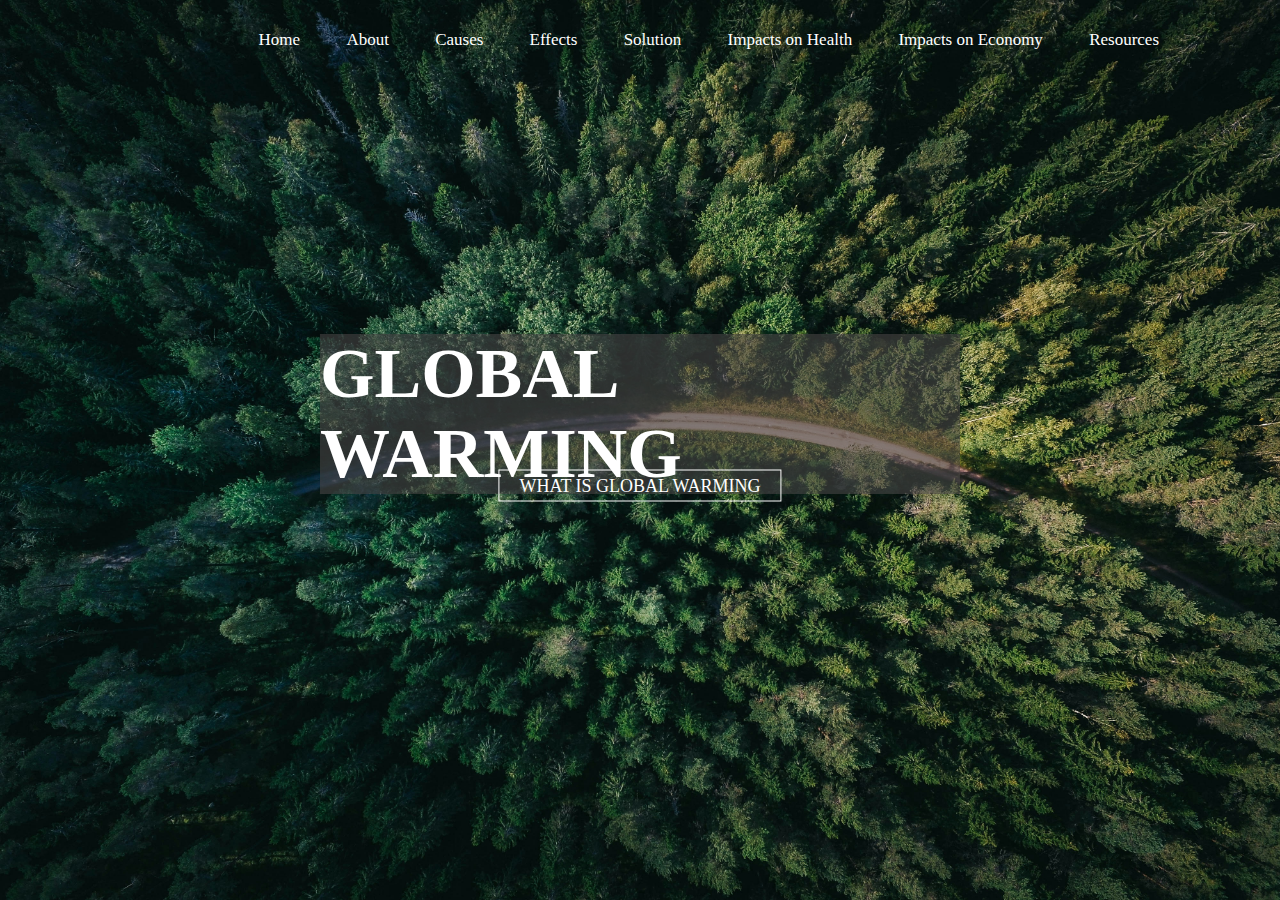
<file: index.html>
<!DOCTYPE html>
<html lang="en">
    <head>
        <title>GLOBAL WARMING</title>
        <link rel="stylesheet" href="style.css">
        <style>
            body{
                background-image: url("bg.jpg");
                background-repeat: no-repeat;
                background-attachment: fixed;
                background-size: 100% 100%;
            }
        </style>
    </head>
    <body>
        <header>
            <div class="main">
                <ul>
                    <li><a class="active" href="index.html">Home</a></li>
                    <li><a href="About.html">About</a></li>
                    <li><a href="Causes.html">Causes</a></li>
                    <li><a href="effects.html">Effects</a></li>
                    <li><a href="Solution.html">Solution</a></li>
                    <li><a href="impactonhealth.html">Impacts on Health</a></li>
                    <li><a href="impactoneconomy.html">Impacts on Economy</a></li>
                    <li><a href="#">Resources</a></li>
                </ul>
            </div>
            <div id="clr" class="title">
                <h1>GLOBAL WARMING</h1>
            </div>
            <div class="button">
                <a href="About.html" class="btn">WHAT IS GLOBAL WARMING</a>
            </div>
        </header>
    </body>
</html>
</file>
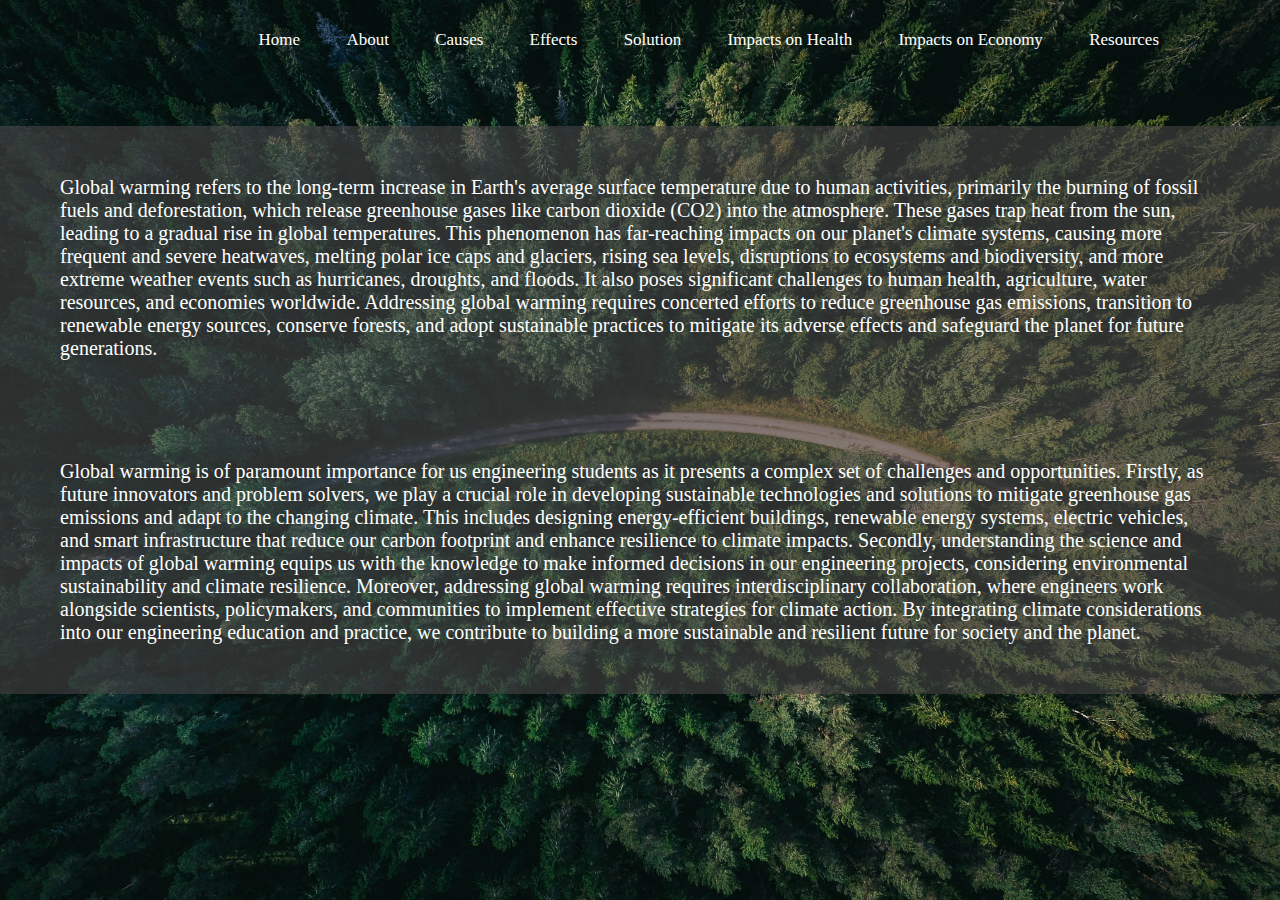
<file: About.html>
<!DOCTYPE html>
<html lang="en">
    <head>
        <title>GLOBAL WARMING</title>
        <link rel="stylesheet" href="style.css">
        <style>
            body{
                background-image: url("bg.jpg");
                background-repeat: no-repeat;
                background-attachment: fixed;
                background-size: 100% 100%;
            }
        </style>
    </head>
    <body><header>
        <div class="main">
            <ul>
                <li><a class="active" href="index.html">Home</a></li>
                <li><a href="About.html">About</a></li>
                <li><a href="Causes.html">Causes</a></li>
                <li><a href="effects.html">Effects</a></li>
                <li><a href="Solution.html">Solution</a></li>
                <li><a href="impactonhealth.html">Impacts on Health</a></li>
                <li><a href="impactoneconomy.html">Impacts on Economy</a></li>
                <li><a href="resources.html">Resources</a></li>
            </ul>
        </div>
    </header>
    <br>
    <br>
                    <p class="content">
                        Global warming refers to the long-term increase in Earth's average surface temperature due to human activities, primarily the burning of fossil fuels and deforestation, which release greenhouse gases like carbon dioxide (CO2) into the atmosphere. These gases trap heat from the sun, leading to a gradual rise in global temperatures. This phenomenon has far-reaching impacts on our planet's climate systems, causing more frequent and severe heatwaves, melting polar ice caps and glaciers, rising sea levels, disruptions to ecosystems and biodiversity, and more extreme weather events such as hurricanes, droughts, and floods. It also poses significant challenges to human health, agriculture, water resources, and economies worldwide. Addressing global warming requires concerted efforts to reduce greenhouse gas emissions, transition to renewable energy sources, conserve forests, and adopt sustainable practices to mitigate its adverse effects and safeguard the planet for future generations.
                    </p>
                    <p class="content">
                        Global warming is of paramount importance for us engineering students as it presents a complex set of challenges and opportunities. Firstly, as future innovators and problem solvers, we play a crucial role in developing sustainable technologies and solutions to mitigate greenhouse gas emissions and adapt to the changing climate. This includes designing energy-efficient buildings, renewable energy systems, electric vehicles, and smart infrastructure that reduce our carbon footprint and enhance resilience to climate impacts. Secondly, understanding the science and impacts of global warming equips us with the knowledge to make informed decisions in our engineering projects, considering environmental sustainability and climate resilience. Moreover, addressing global warming requires interdisciplinary collaboration, where engineers work alongside scientists, policymakers, and communities to implement effective strategies for climate action. By integrating climate considerations into our engineering education and practice, we contribute to building a more sustainable and resilient future for society and the planet.
                    </p>
    </body>
</html>
</file>
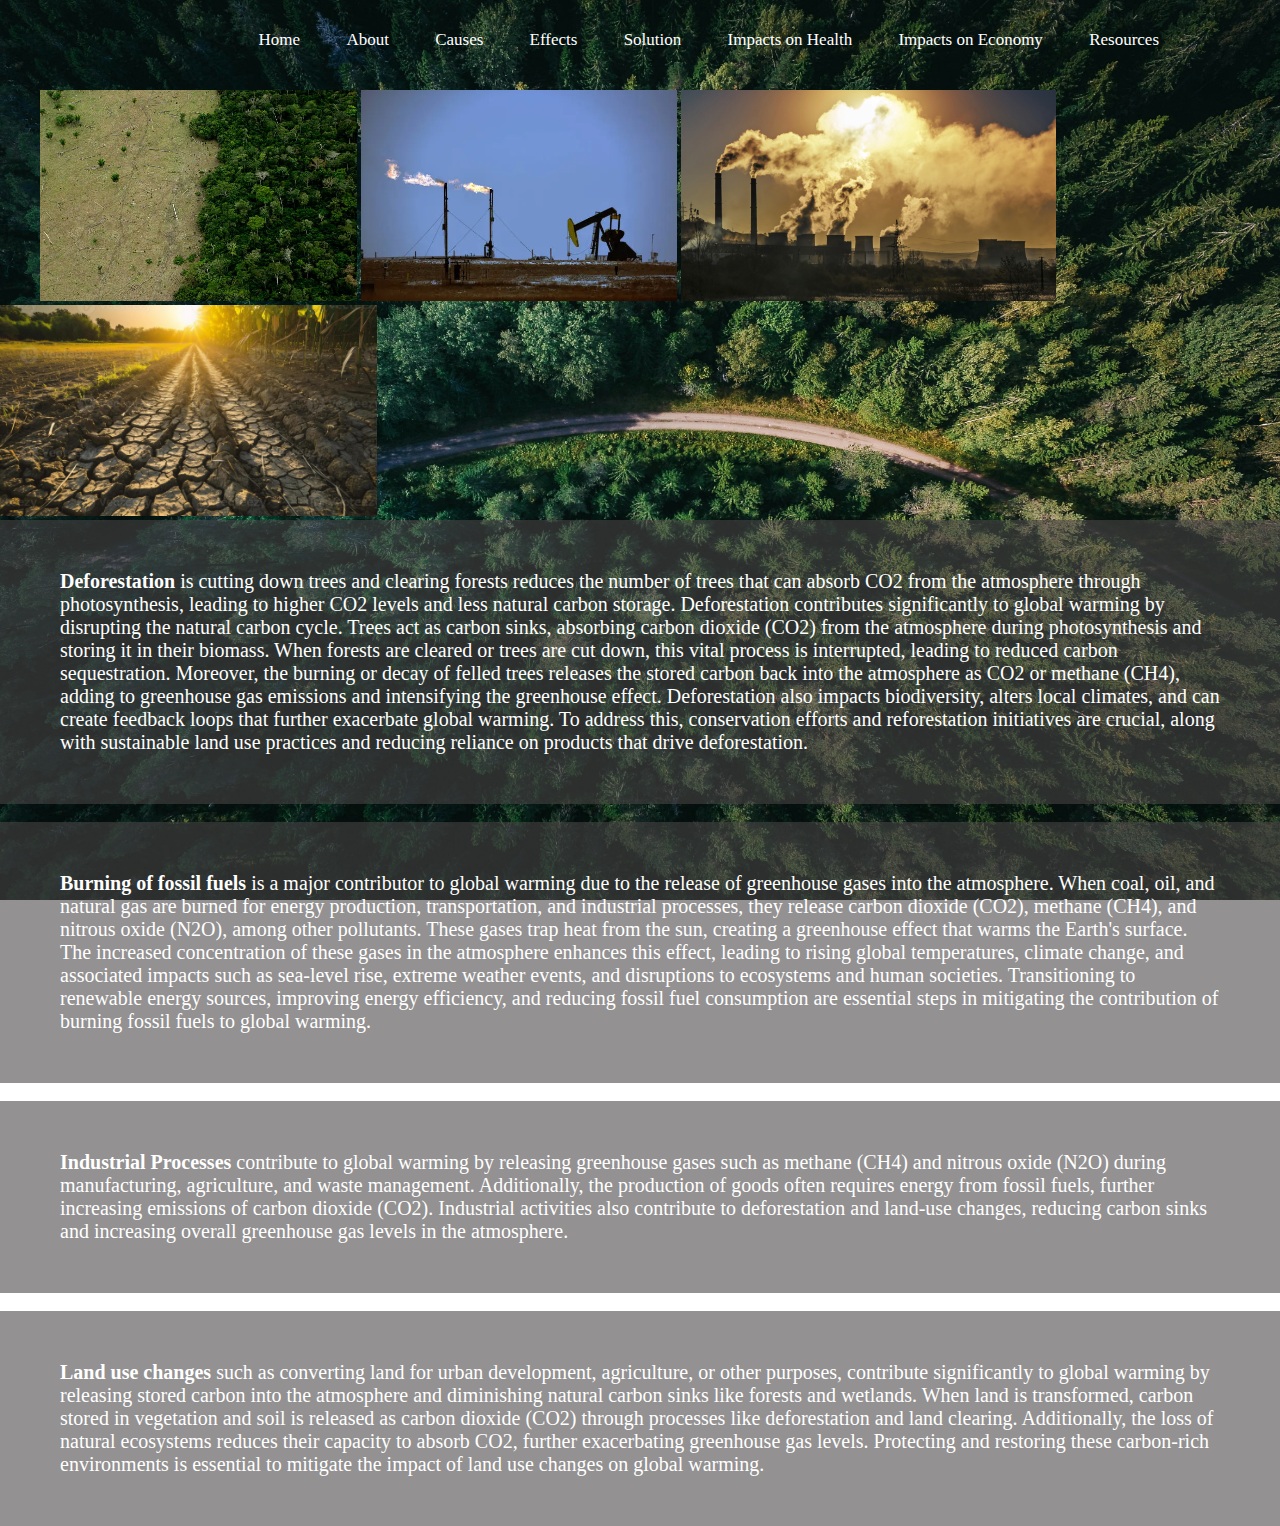
<file: Causes.html>
<!DOCTYPE html>
<html lang="en">
    <head>
        <title>GLOBAL WARMING</title>
        <link rel="stylesheet" href="style.css">
        <style>
            body{
                background-image: url("bg.jpg");
                background-repeat: no-repeat;
                background-attachment: fixed;
                background-size: 100% 100%;
            }
        </style>
    </head>
    <body>  
        <header>
            <div class="main">
                <ul>
                    <li><a class="active" href="index.html">Home</a></li>
                    <li><a href="About.html">About</a></li>
                    <li><a href="Causes.html">Causes</a></li>
                    <li><a href="effects.html">Effects</a></li>
                    <li><a href="Solution.html">Solution</a></li>
                    <li><a href="impactonhealth.html">Impacts on Health</a></li>
                    <li><a href="impactoneconomy.html">Impacts on Economy</a></li>
                    <li><a href="resources.html">Resources</a></li>
                </ul>
            </div>
        </header>  
        <img id="padding" src="deforestation.jpg" height="211">
        <img src="burningfossils.jpg" height="211">
        <img src="greenhousegasimage.png"  height="211">
        <img src="landusechange.jpg"  height="211">

        <p class="content"><b>Deforestation</b> is cutting down trees and clearing forests reduces the number of trees that can absorb CO2 from the atmosphere through photosynthesis, leading to higher CO2 levels and less natural carbon storage. Deforestation contributes significantly to global warming by disrupting the natural carbon cycle. Trees act as carbon sinks, absorbing carbon dioxide (CO2) from the atmosphere during photosynthesis and storing it in their biomass. When forests are cleared or trees are cut down, this vital process is interrupted, leading to reduced carbon sequestration. Moreover, the burning or decay of felled trees releases the stored carbon back into the atmosphere as CO2 or methane (CH4), adding to greenhouse gas emissions and intensifying the greenhouse effect. Deforestation also impacts biodiversity, alters local climates, and can create feedback loops that further exacerbate global warming. To address this, conservation efforts and reforestation initiatives are crucial, along with sustainable land use practices and reducing reliance on products that drive deforestation.
        </p>
        <br>
        <p class="content"><b>Burning of fossil fuels</b> is a major contributor to global warming due to the release of greenhouse gases into the atmosphere. When coal, oil, and natural gas are burned for energy production, transportation, and industrial processes, they release carbon dioxide (CO2), methane (CH4), and nitrous oxide (N2O), among other pollutants. These gases trap heat from the sun, creating a greenhouse effect that warms the Earth's surface. The increased concentration of these gases in the atmosphere enhances this effect, leading to rising global temperatures, climate change, and associated impacts such as sea-level rise, extreme weather events, and disruptions to ecosystems and human societies. Transitioning to renewable energy sources, improving energy efficiency, and reducing fossil fuel consumption are essential steps in mitigating the contribution of burning fossil fuels to global warming.
        </p>
        <br>
        <p class="content"><b>Industrial Processes </b>contribute to global warming by releasing greenhouse gases such as methane (CH4) and nitrous oxide (N2O) during manufacturing, agriculture, and waste management. Additionally, the production of goods often requires energy from fossil fuels, further increasing emissions of carbon dioxide (CO2). Industrial activities also contribute to deforestation and land-use changes, reducing carbon sinks and increasing overall greenhouse gas levels in the atmosphere.
        </p>
        <br>
        <p class="content"><b>Land use changes</b> such as converting land for urban development, agriculture, or other purposes, contribute significantly to global warming by releasing stored carbon into the atmosphere and diminishing natural carbon sinks like forests and wetlands. When land is transformed, carbon stored in vegetation and soil is released as carbon dioxide (CO2) through processes like deforestation and land clearing. Additionally, the loss of natural ecosystems reduces their capacity to absorb CO2, further exacerbating greenhouse gas levels. Protecting and restoring these carbon-rich environments is essential to mitigate the impact of land use changes on global warming.
        </p>
        









    </body>
</html>
</file>
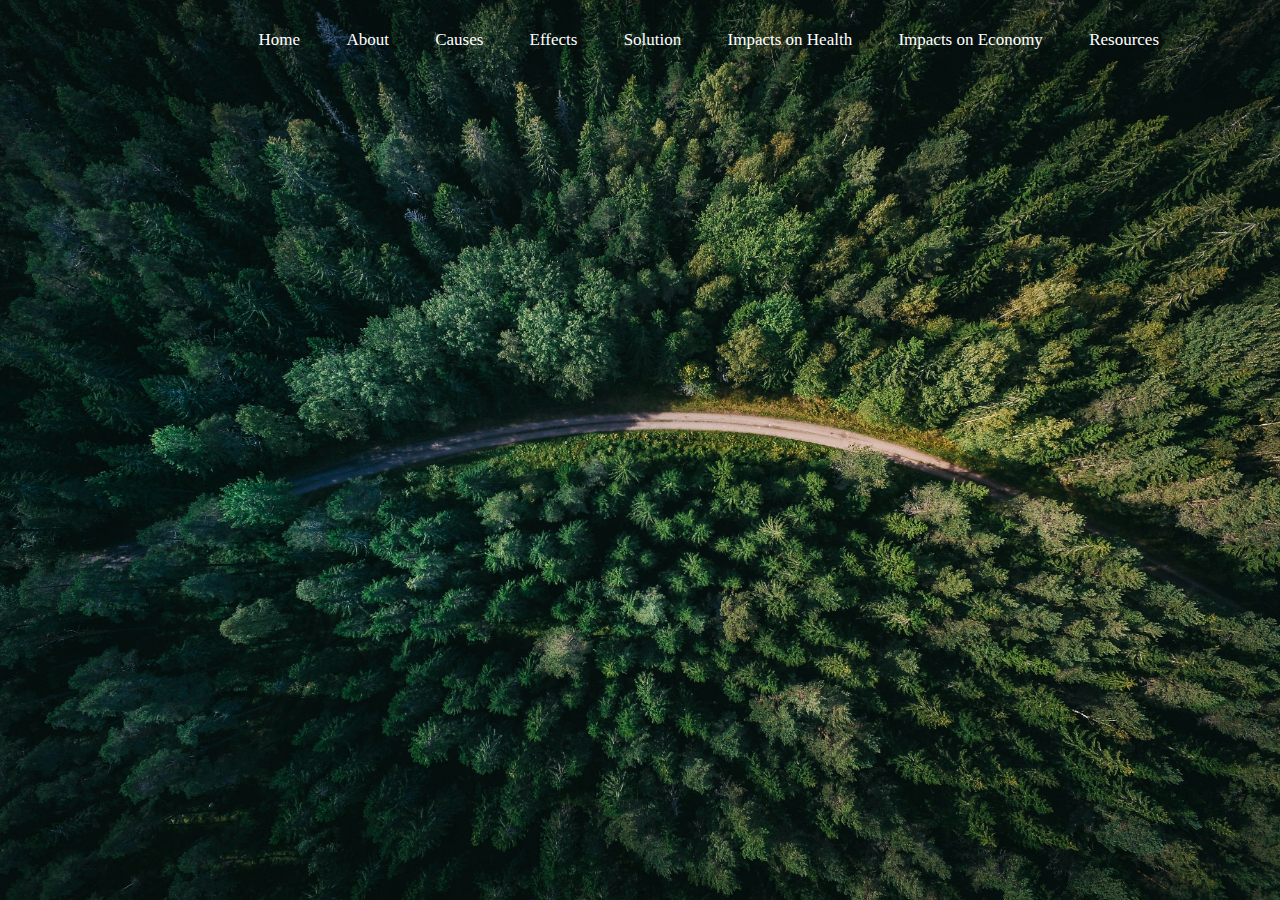
<file: effects.html>
<!DOCTYPE html>
<html lang="en">
    <head>
        <title>GLOBAL WARMING</title>
        <link rel="stylesheet" href="style.css">
        <style>
            body{
                background-image: url("bg.jpg");
                background-repeat: no-repeat;
                background-attachment: fixed;
                background-size: 100% 100%;
            }
        </style>
    </head>
    <body>
        <header>
            <div class="main">
                <ul>
                    <li><a class="active" href="index.html">Home</a></li>
                    <li><a href="About.html">About</a></li>
                    <li><a href="Causes.html">Causes</a></li>
                    <li><a href="effects.html">Effects</a></li>
                    <li><a href="Solution.html">Solution</a></li>
                    <li><a href="impactonhealth.html">Impacts on Health</a></li>
                    <li><a href="impactoneconomy.html">Impacts on Economy</a></li>
                    <li><a href="resources.html">Resources</a></li>
                </ul>
            </div>
        </header>
        <div class="container">
            <center><iframe width="1170" height="650" src="https://www.youtube.com/embed/S7jpMG5DS4Q?si=iqYiMuiI_fXHZdOW" title="YouTube video player" frameborder="0" allow="accelerometer; autoplay; clipboard-write; encrypted-media; gyroscope; picture-in-picture; web-share" referrerpolicy="strict-origin-when-cross-origin" allowfullscreen></iframe></iframe></center>
        </div>
    </body>
</html>
</file>
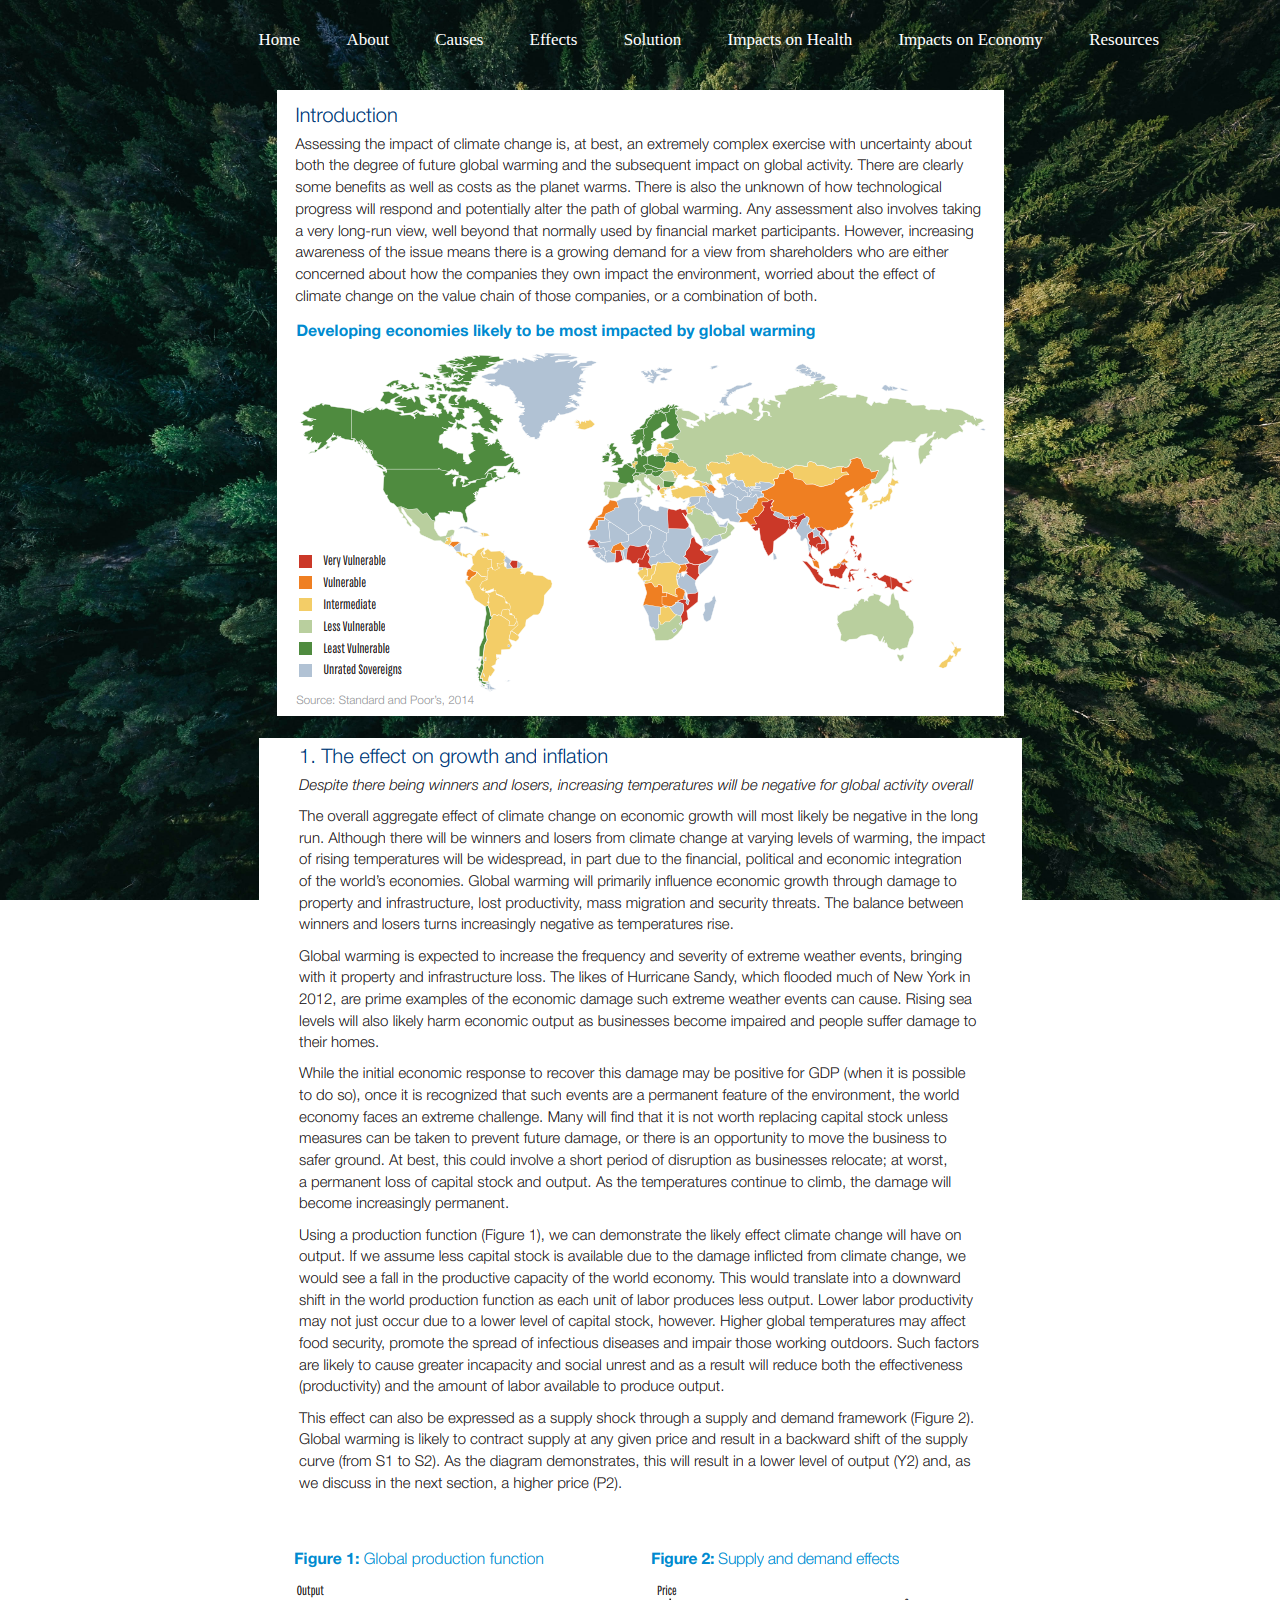
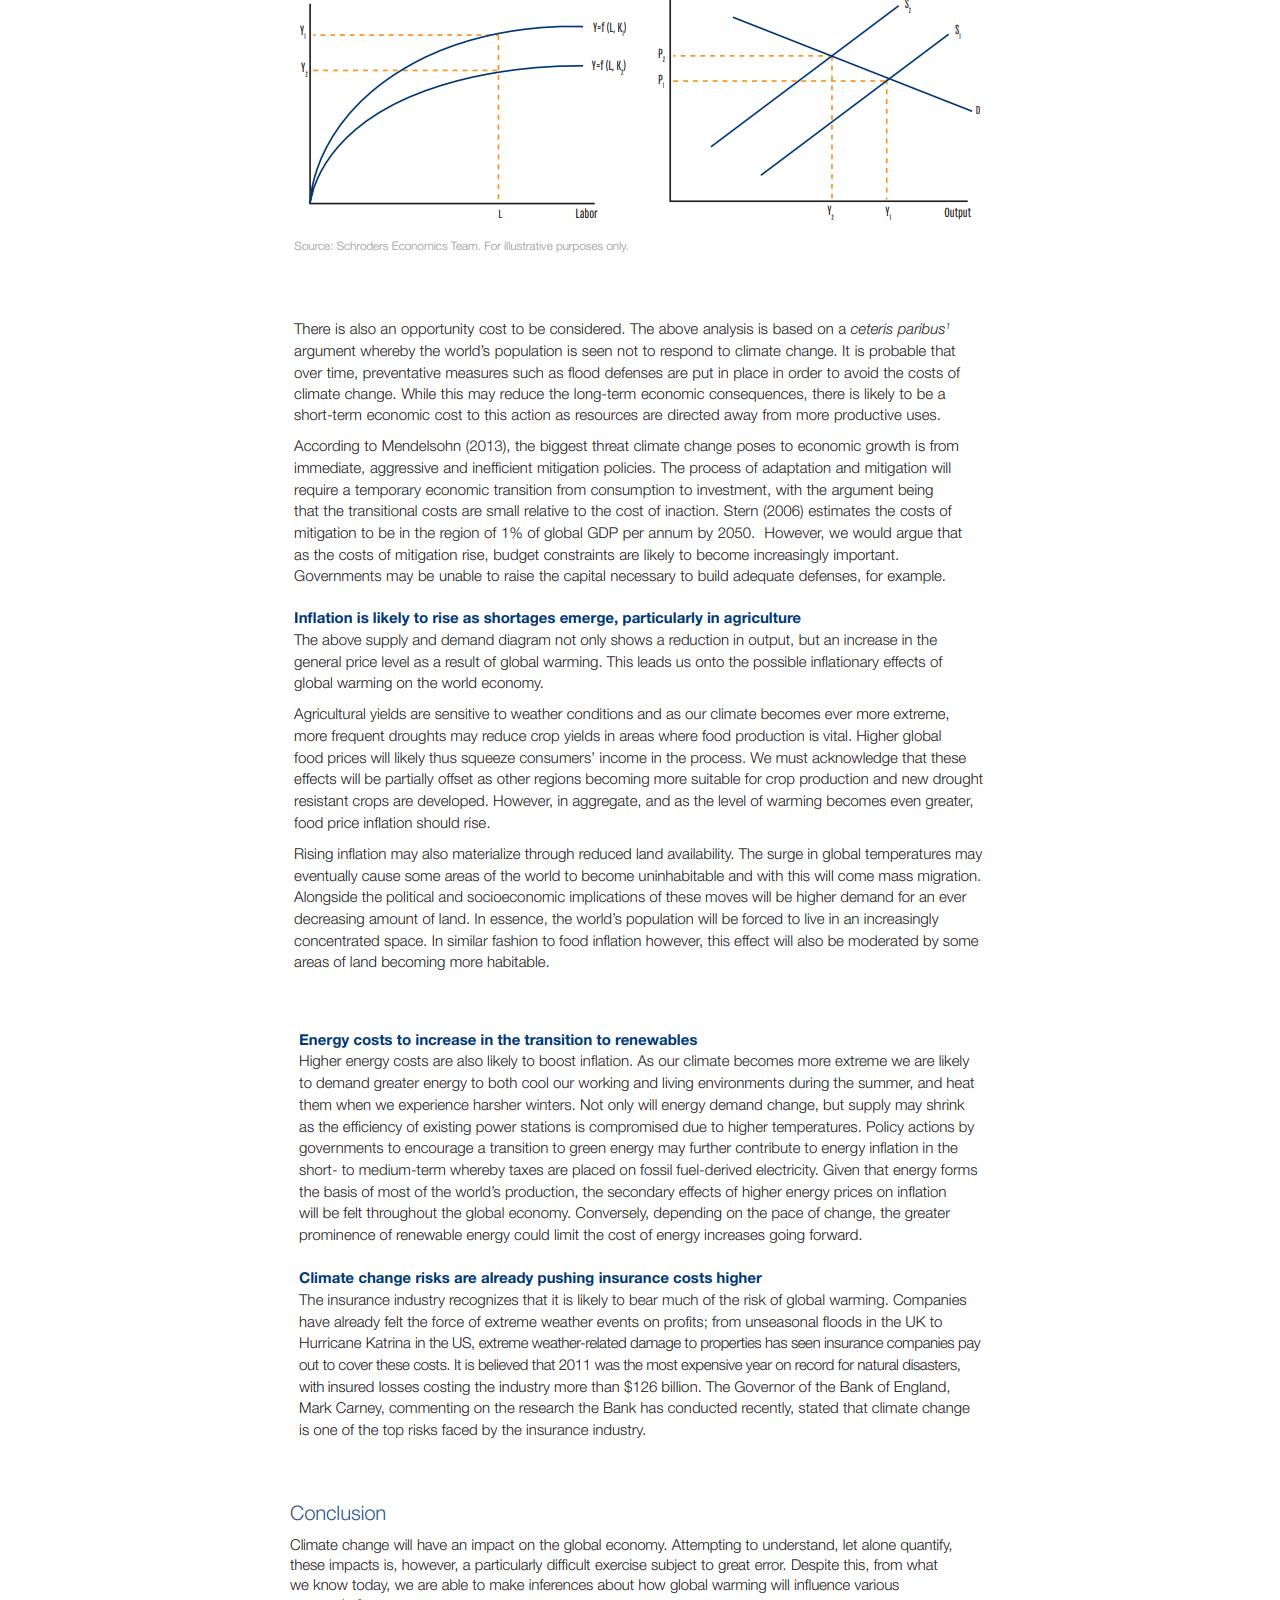
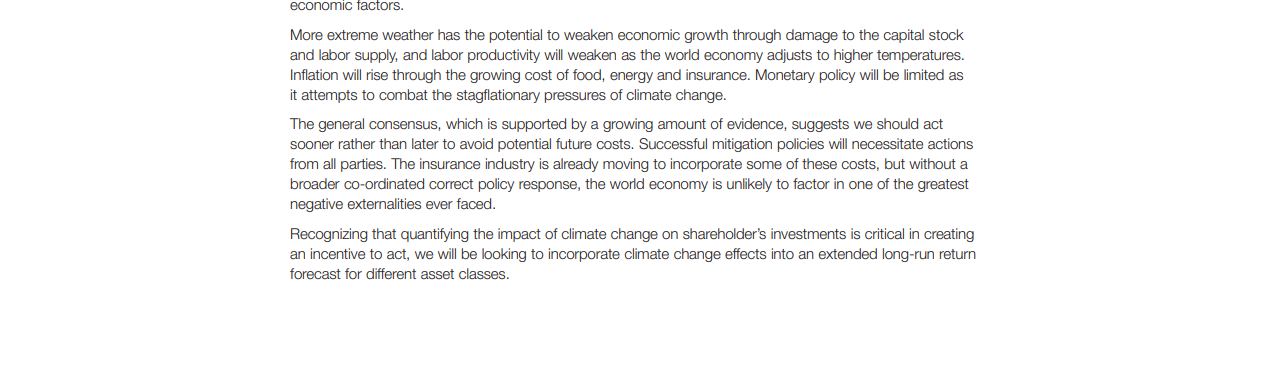
<file: impactoneconomy.html>
<!DOCTYPE html>
<html lang="en">
    <head>
        <title>GLOBAL WARMING</title>
        <link rel="stylesheet" href="style.css">
        <style>
            body{
                background-image: url("bg.jpg");
                background-repeat: no-repeat;
                background-attachment: fixed;
                background-size: 100% 100%;
            }
        </style>
    </head>
    <body>
        <header>
            <div class="main">
                <ul>
                    <li><a class="active" href="index.html">Home</a></li>
                    <li><a href="About.html">About</a></li>
                    <li><a href="Causes.html">Causes</a></li>
                    <li><a href="effects.html">Effects</a></li>
                    <li><a href="Solution.html">Solution</a></li>
                    <li><a href="impactonhealth.html">Impacts on Health</a></li>
                    <li><a href="impactoneconomy.html">Impacts on Economy</a></li>
                    <li><a href="resources.html">Resources</a></li>
                </ul>
            </div>
        </header>
        <center><img src="economy.png"></center><br>
        <center><img src="economy1.png"></center><br>
        <center><img src="economy2.png"></center><br>
        <center><img src="economy3.png"></center><br>
        <center><img src="economy4.png"></center><br>
        <center><img src="economy5.png"></center><br>
    </body>
</html>
</file>
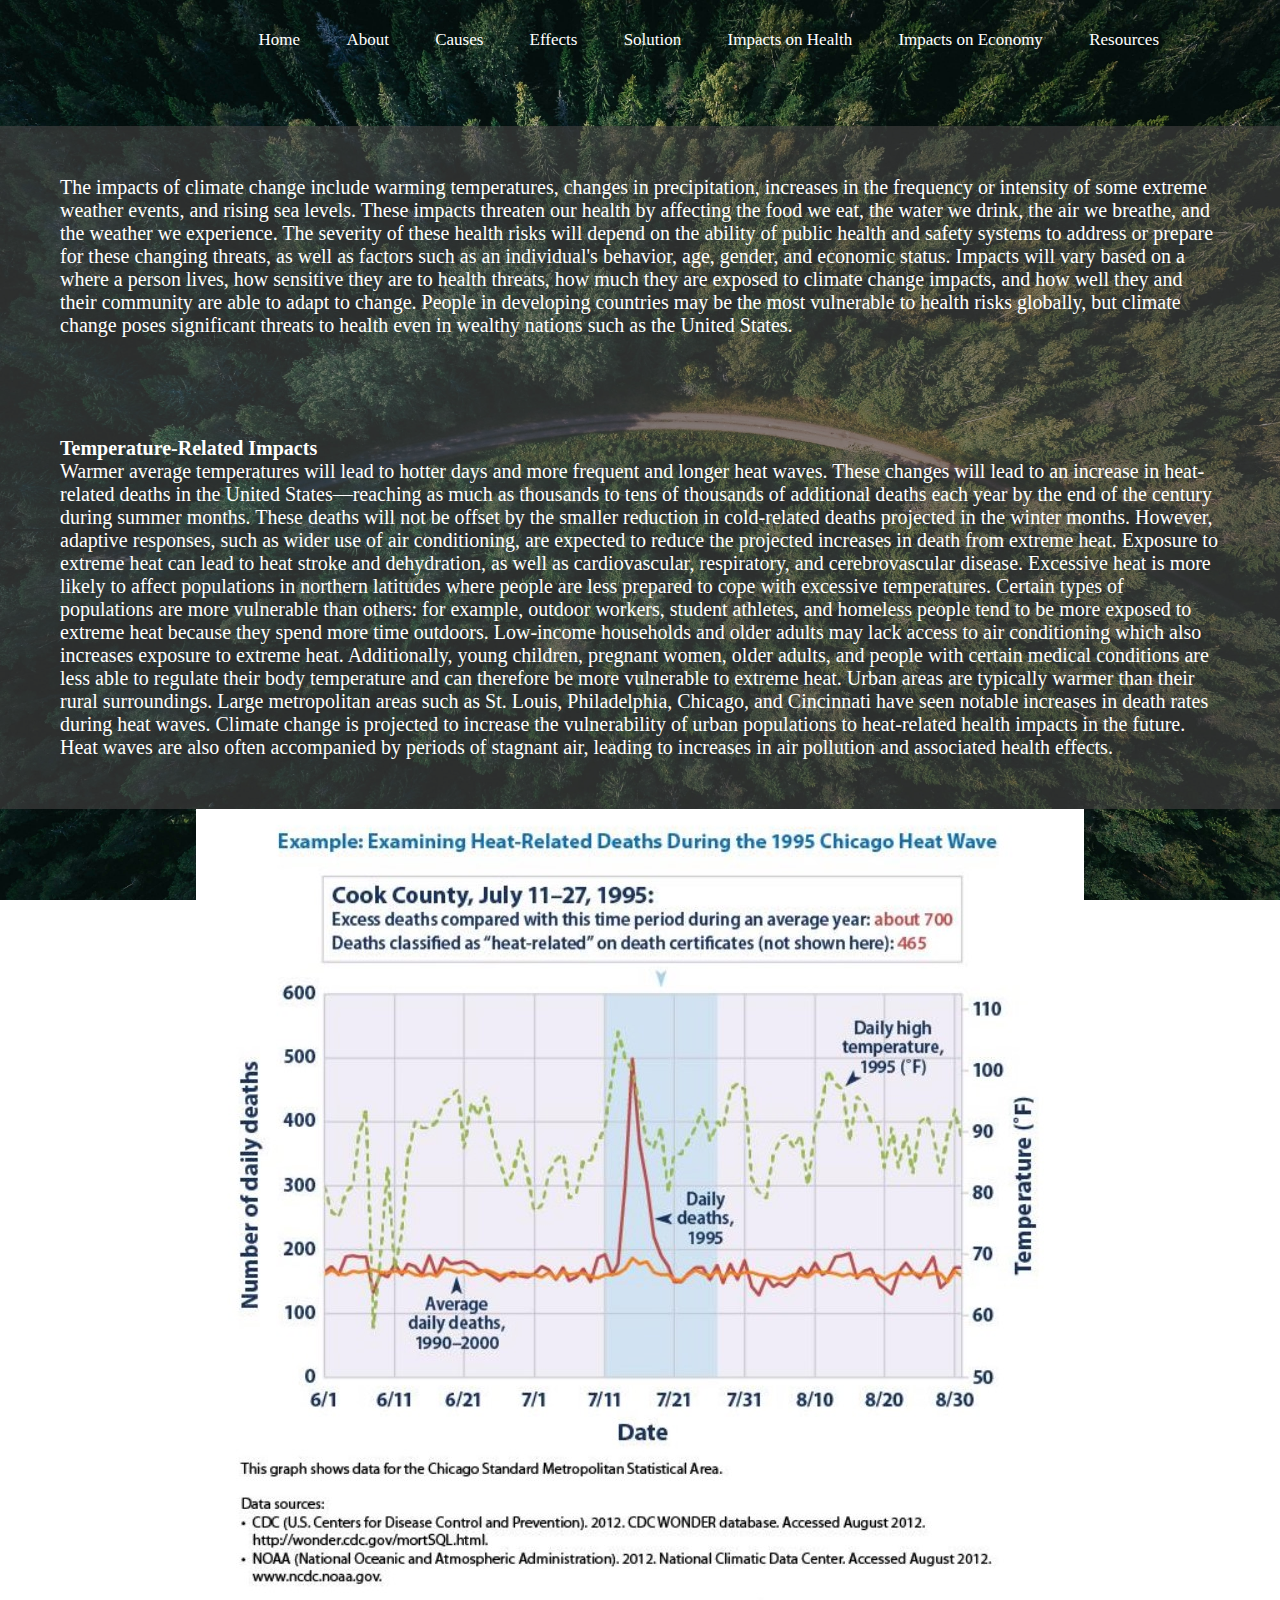
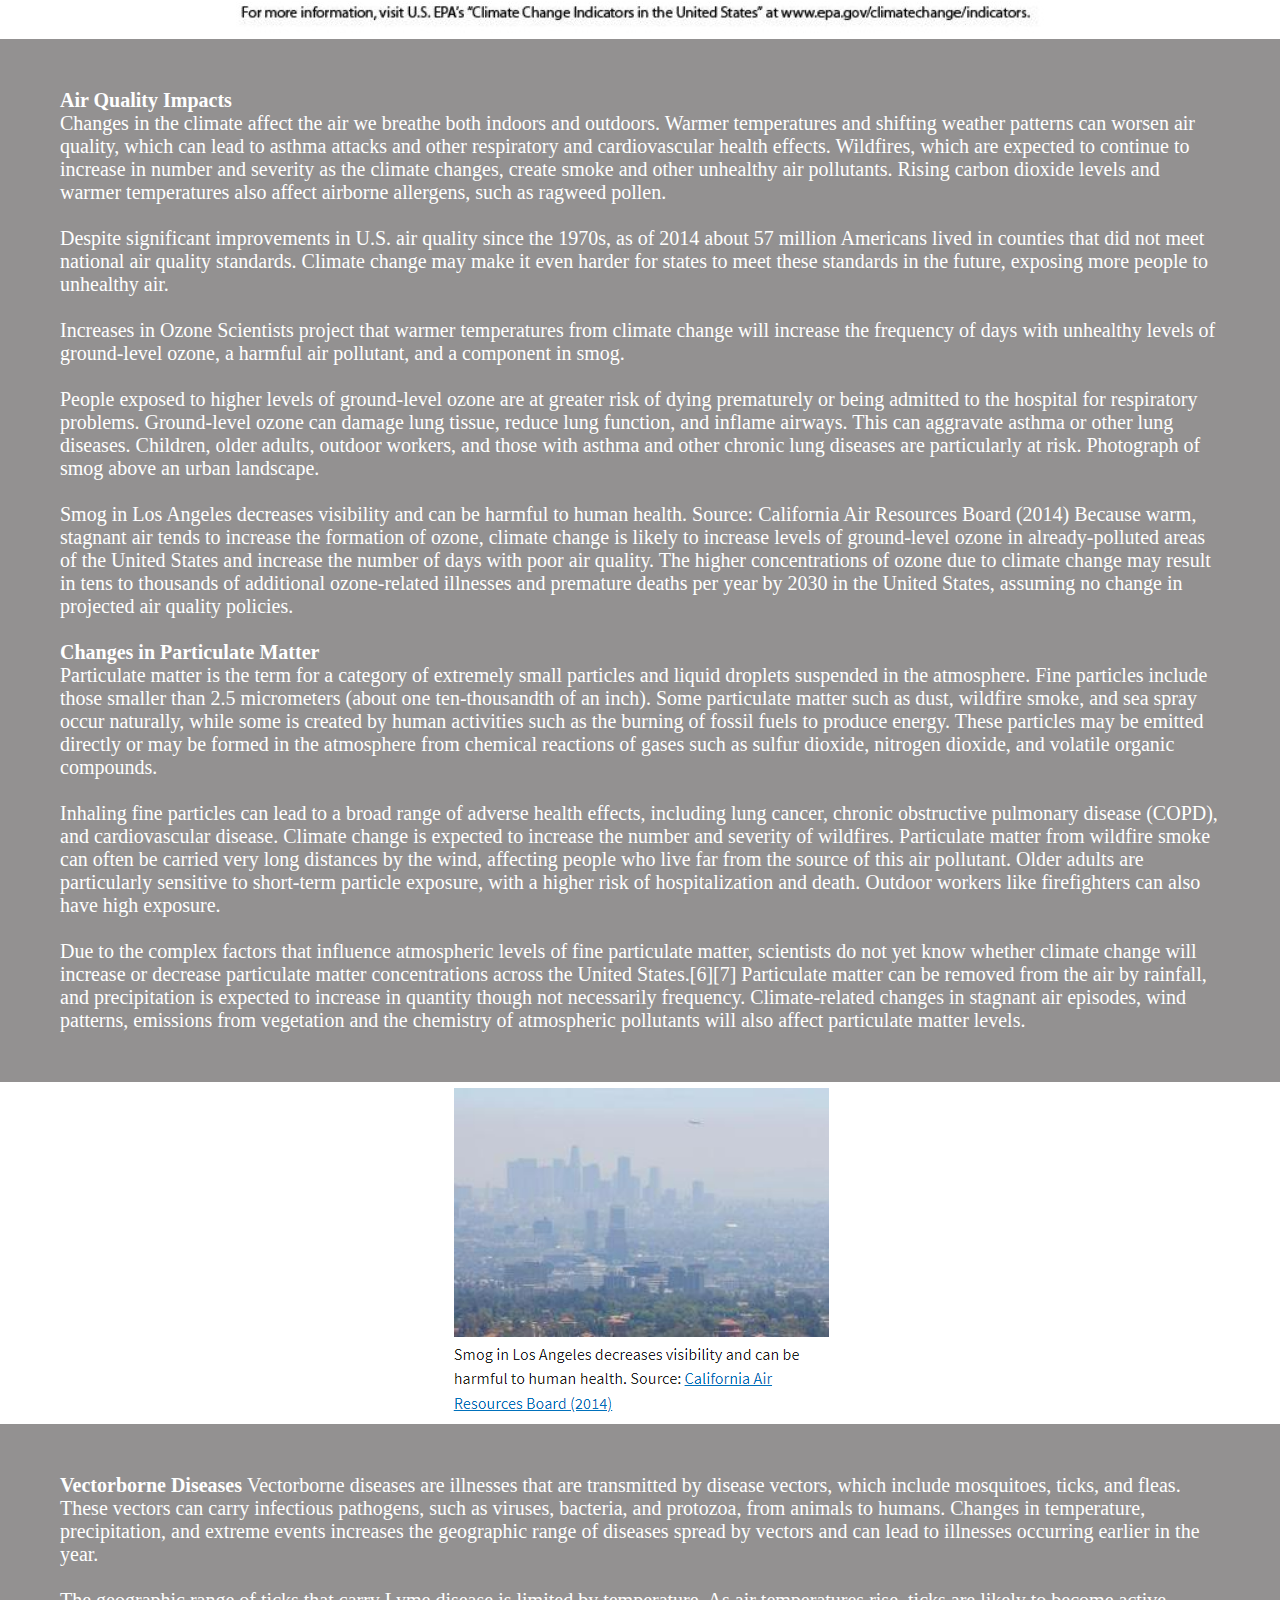
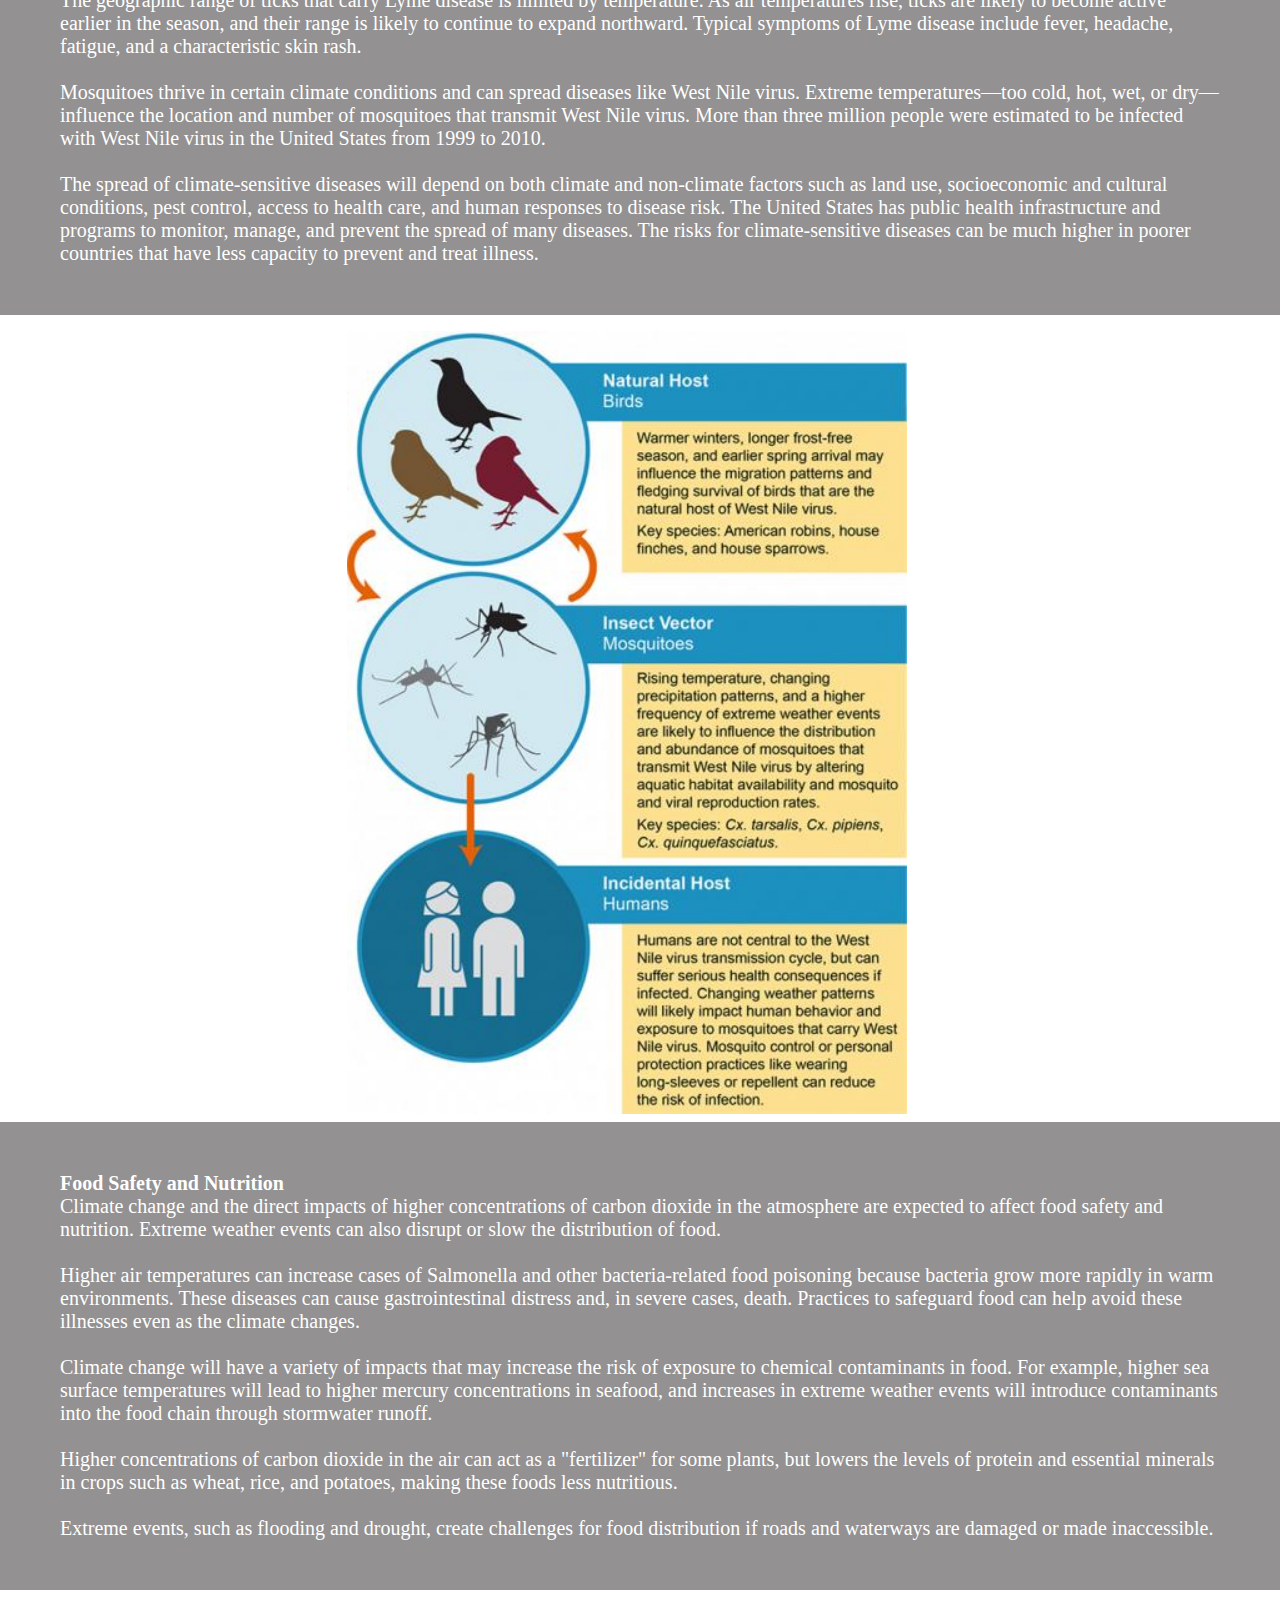
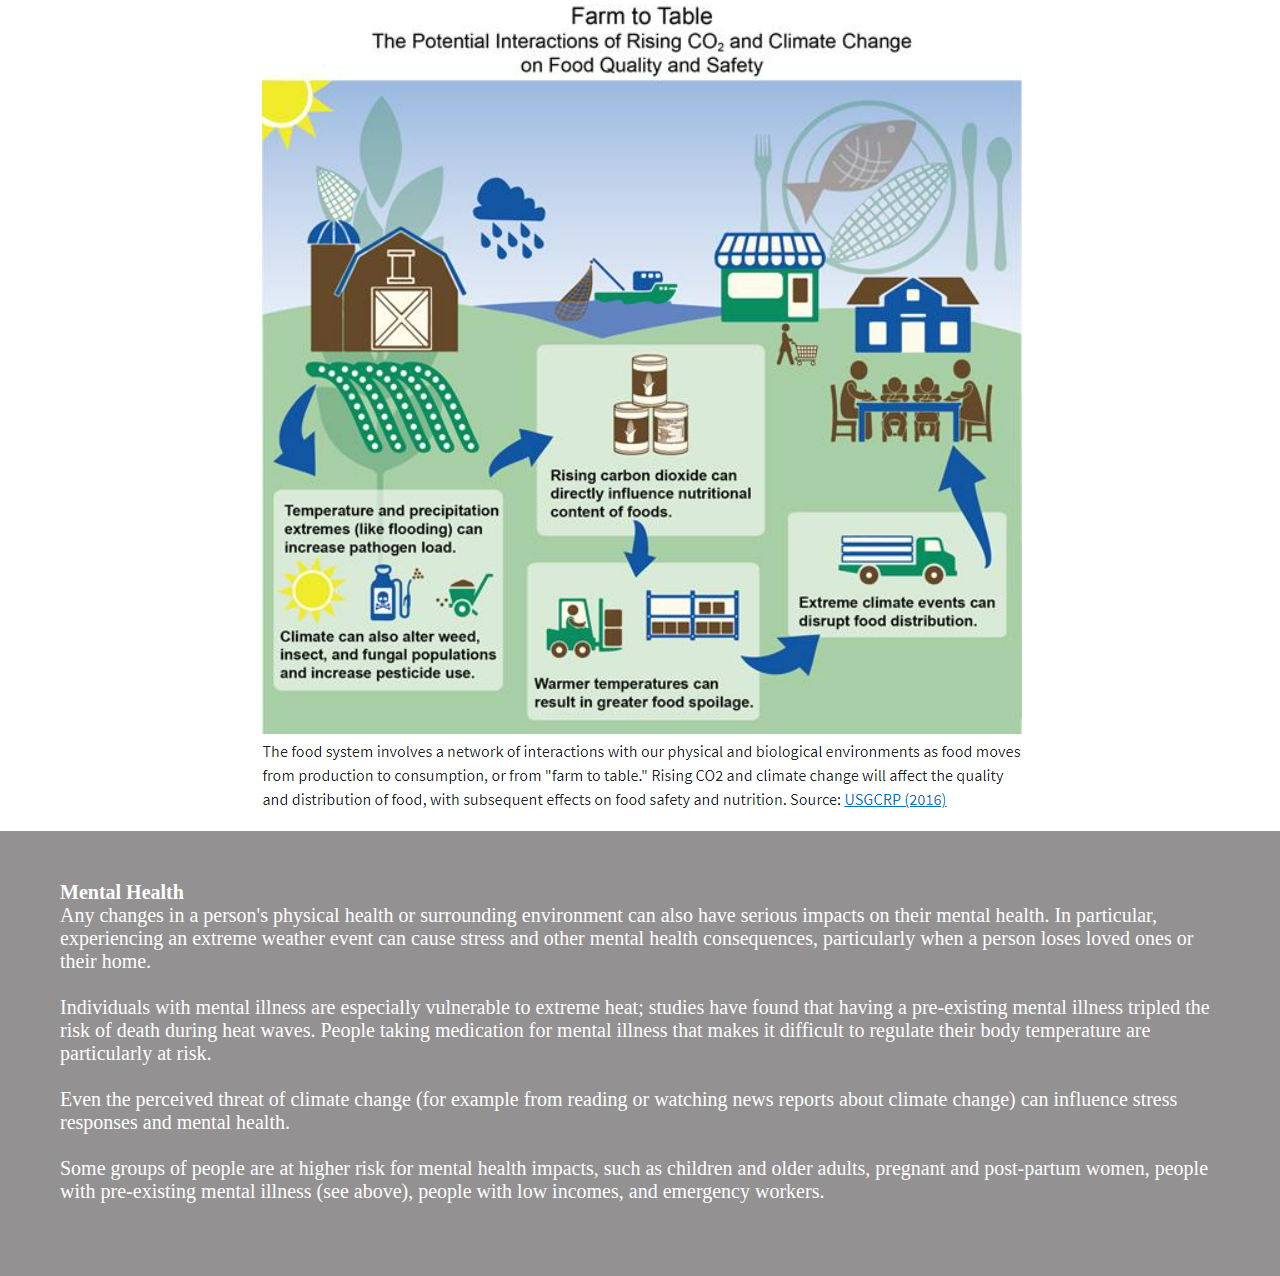
<file: impactonhealth.html>
<!DOCTYPE html>
<html lang="en">
    <head>
        <title>GLOBAL WARMING</title>
        <link rel="stylesheet" href="style.css">
        <style>
            body{
                background-image: url("bg.jpg");
                background-repeat: no-repeat;
                background-attachment: fixed;
                background-size: 100% 100%;
            }
        </style>
    </head>
    <body><header>
        <div class="main">
            <ul>
                <li><a class="active" href="index.html">Home</a></li>
                <li><a href="About.html">About</a></li>
                <li><a href="Causes.html">Causes</a></li>
                <li><a href="effects.html">Effects</a></li>
                <li><a href="Solution.html">Solution</a></li>
                <li><a href="impactonhealth.html">Impacts on Health</a></li>
                <li><a href="impactoneconomy.html">Impacts on Economy</a></li>
                <li><a href="resources.html">Resources</a></li>
            </ul>
        </div>
    </header>
    <br>
    <br>
                    <p class="content">
                        The impacts of climate change include warming temperatures, changes in precipitation, increases in the frequency or intensity of some extreme weather events, and rising sea levels. These impacts threaten our health by affecting the food we eat, the water we drink, the air we breathe, and the weather we experience.

                        The severity of these health risks will depend on the ability of public health and safety systems to address or prepare for these changing threats, as well as factors such as an individual's behavior, age, gender, and economic status. Impacts will vary based on a where a person lives, how sensitive they are to health threats, how much they are exposed to climate change impacts, and how well they and their community are able to adapt to change.
                        
                        People in developing countries may be the most vulnerable to health risks globally, but climate change poses significant threats to health even in wealthy nations such as the United States.
                    </p>
                    <p class="content"><b>Temperature-Related Impacts</b><br>
                        Warmer average temperatures will lead to hotter days and more frequent and longer heat waves. These changes will lead to an increase in heat-related deaths in the United States—reaching as much as thousands to tens of thousands of additional deaths each year by the end of the century during summer months.
                        
                        These deaths will not be offset by the smaller reduction in cold-related deaths projected in the winter months. However, adaptive responses, such as wider use of air conditioning, are expected to reduce the projected increases in death from extreme heat.

                        Exposure to extreme heat can lead to heat stroke and dehydration, as well as cardiovascular, respiratory, and cerebrovascular disease. Excessive heat is more likely to affect populations in northern latitudes where people are less prepared to cope with excessive temperatures. Certain types of populations are more vulnerable than others: for example, outdoor workers, student athletes, and homeless people tend to be more exposed to extreme heat because they spend more time outdoors. Low-income households and older adults may lack access to air conditioning which also increases exposure to extreme heat. Additionally, young children, pregnant women, older adults, and people with certain medical conditions are less able to regulate their body temperature and can therefore be more vulnerable to extreme heat.

                        Urban areas are typically warmer than their rural surroundings. Large metropolitan areas such as St. Louis, Philadelphia, Chicago, and Cincinnati have seen notable increases in death rates during heat waves. Climate change is projected to increase the vulnerability of urban populations to heat-related health impacts in the future. Heat waves are also often accompanied by periods of stagnant air, leading to increases in air pollution and associated health effects.</p>
                        <center><img src="heat.jpg"></center>
                        <p class="content"><b>Air Quality Impacts</b><br>
                            Changes in the climate affect the air we breathe both indoors and outdoors. Warmer temperatures and shifting weather patterns can worsen air quality, which can lead to asthma attacks and other respiratory and cardiovascular health effects. Wildfires, which are expected to continue to increase in number and severity as the climate changes, create smoke and other unhealthy air pollutants. Rising carbon dioxide levels and warmer temperatures also affect airborne allergens, such as ragweed pollen.
                            <br>
                            <br>
                            
                            Despite significant improvements in U.S. air quality since the 1970s, as of 2014 about 57 million Americans lived in counties that did not meet national air quality standards. Climate change may make it even harder for states to meet these standards in the future, exposing more people to unhealthy air.
                            <br>
                            <br>
                            
                            Increases in Ozone
                            Scientists project that warmer temperatures from climate change will increase the frequency of days with unhealthy levels of ground-level ozone, a harmful air pollutant, and a component in smog.
                            <br>
                            <br>
                            
                            People exposed to higher levels of ground-level ozone are at greater risk of dying prematurely or being admitted to the hospital for respiratory problems.
                            Ground-level ozone can damage lung tissue, reduce lung function, and inflame airways. This can aggravate asthma or other lung diseases. Children, older adults, outdoor workers, and those with asthma and other chronic lung diseases are particularly at risk.
                            Photograph of smog above an urban landscape.
                            <br>
                            <br>

                            Smog in Los Angeles decreases visibility and can be harmful to human health. Source: California Air Resources Board (2014)
                            Because warm, stagnant air tends to increase the formation of ozone, climate change is likely to increase levels of ground-level ozone in already-polluted areas of the United States and increase the number of days with poor air quality.
                            The higher concentrations of ozone due to climate change may result in tens to thousands of additional ozone-related illnesses and premature deaths per year by 2030 in the United States, assuming no change in projected air quality policies.
                            <br>
                            <br>

                            <b>Changes in Particulate Matter</b><br>
                            Particulate matter is the term for a category of extremely small particles and liquid droplets suspended in the atmosphere. Fine particles include those smaller than 2.5 micrometers (about one ten-thousandth of an inch). Some particulate matter such as dust, wildfire smoke, and sea spray occur naturally, while some is created by human activities such as the burning of fossil fuels to produce energy. These particles may be emitted directly or may be formed in the atmosphere from chemical reactions of gases such as sulfur dioxide, nitrogen dioxide, and volatile organic compounds.
                            <br>
                            <br>
                            
                            Inhaling fine particles can lead to a broad range of adverse health effects, including lung cancer, chronic obstructive pulmonary disease (COPD), and cardiovascular disease.
                            Climate change is expected to increase the number and severity of wildfires. Particulate matter from wildfire smoke can often be carried very long distances by the wind, affecting people who live far from the source of this air pollutant.
                            Older adults are particularly sensitive to short-term particle exposure, with a higher risk of hospitalization and death. Outdoor workers like firefighters can also have high exposure.
                            <br>
                            <br>

                            Due to the complex factors that influence atmospheric levels of fine particulate matter, scientists do not yet know whether climate change will increase or decrease particulate matter concentrations across the United States.[6][7] Particulate matter can be removed from the air by rainfall, and precipitation is expected to increase in quantity though not necessarily frequency. Climate-related changes in stagnant air episodes, wind patterns, emissions from vegetation and the chemistry of atmospheric pollutants will also affect particulate matter levels.
                            
                        </p>
                        <center><img src="smog.png"></center>
                        <p class="content"><b>
                            Vectorborne Diseases
                        </b>
                            Vectorborne diseases are illnesses that are transmitted by disease vectors, which include mosquitoes, ticks, and fleas. These vectors can carry infectious pathogens, such as viruses, bacteria, and protozoa, from animals to humans. Changes in temperature, precipitation, and extreme events increases the geographic range of diseases spread by vectors and can lead to illnesses occurring earlier in the year.
                            <br>
                            <br>
                            
                            The geographic range of ticks that carry Lyme disease is limited by temperature. As air temperatures rise, ticks are likely to become active earlier in the season, and their range is likely to continue to expand northward. Typical symptoms of Lyme disease include fever, headache, fatigue, and a characteristic skin rash.
                            <br>
                            <br>

                            Mosquitoes thrive in certain climate conditions and can spread diseases like West Nile virus. Extreme temperatures—too cold, hot, wet, or dry—influence the location and number of mosquitoes that transmit West Nile virus. More than three million people were estimated to be infected with West Nile virus in the United States from 1999 to 2010.
                            <br>
                            <br>
                            The spread of climate-sensitive diseases will depend on both climate and non-climate factors such as land use, socioeconomic and cultural conditions, pest control, access to health care, and human responses to disease risk. The United States has public health infrastructure and programs to monitor, manage, and prevent the spread of many diseases. The risks for climate-sensitive diseases can be much higher in poorer countries that have less capacity to prevent and treat illness.</p>
                            <center><img src="vectorborndiseases.png"></center>
                        <p class="content"><b>Food Safety and Nutrition</b><br>
                            Climate change and the direct impacts of higher concentrations of carbon dioxide in the atmosphere are expected to affect food safety and nutrition. Extreme weather events can also disrupt or slow the distribution of food.
                            <br>
                            <br>
                            
                            Higher air temperatures can increase cases of Salmonella and other bacteria-related food poisoning because bacteria grow more rapidly in warm environments. These diseases can cause gastrointestinal distress and, in severe cases, death. Practices to safeguard food can help avoid these illnesses even as the climate changes.
                            <br>
                            <br>
                            Climate change will have a variety of impacts that may increase the risk of exposure to chemical contaminants in food. For example, higher sea surface temperatures will lead to higher mercury concentrations in seafood, and increases in extreme weather events will introduce contaminants into the food chain through stormwater runoff.
                            <br>
                            <br>
                            Higher concentrations of carbon dioxide in the air can act as a "fertilizer" for some plants, but lowers the levels of protein and essential minerals in crops such as wheat, rice, and potatoes, making these foods less nutritious.
                            <br>
                            <br>
                            Extreme events, such as flooding and drought, create challenges for food distribution if roads and waterways are damaged or made inaccessible.</p>
                            <center><img src="foodandnutrition.png"></center>






                            <p class="content"><b>Mental Health</b><br>
                                Any changes in a person's physical health or surrounding environment can also have serious impacts on their mental health. In particular, experiencing an extreme weather event can cause stress and other mental health consequences, particularly when a person loses loved ones or their home.
                                <br>
                                <br>
                                
                                Individuals with mental illness are especially vulnerable to extreme heat; studies have found that having a pre-existing mental illness tripled the risk of death during heat waves. People taking medication for mental illness that makes it difficult to regulate their body temperature are particularly at risk.
                                <br>
                                <br>
                                Even the perceived threat of climate change (for example from reading or watching news reports about climate change) can influence stress responses and mental health.
                                <br>
                                <br>
                                
                                Some groups of people are at higher risk for mental health impacts, such as children and older adults, pregnant and post-partum women, people with pre-existing mental illness (see above), people with low incomes, and emergency workers.
                                <br>
                                <br>
                                
                            </p>
                    
    </body>
</html>
</file>
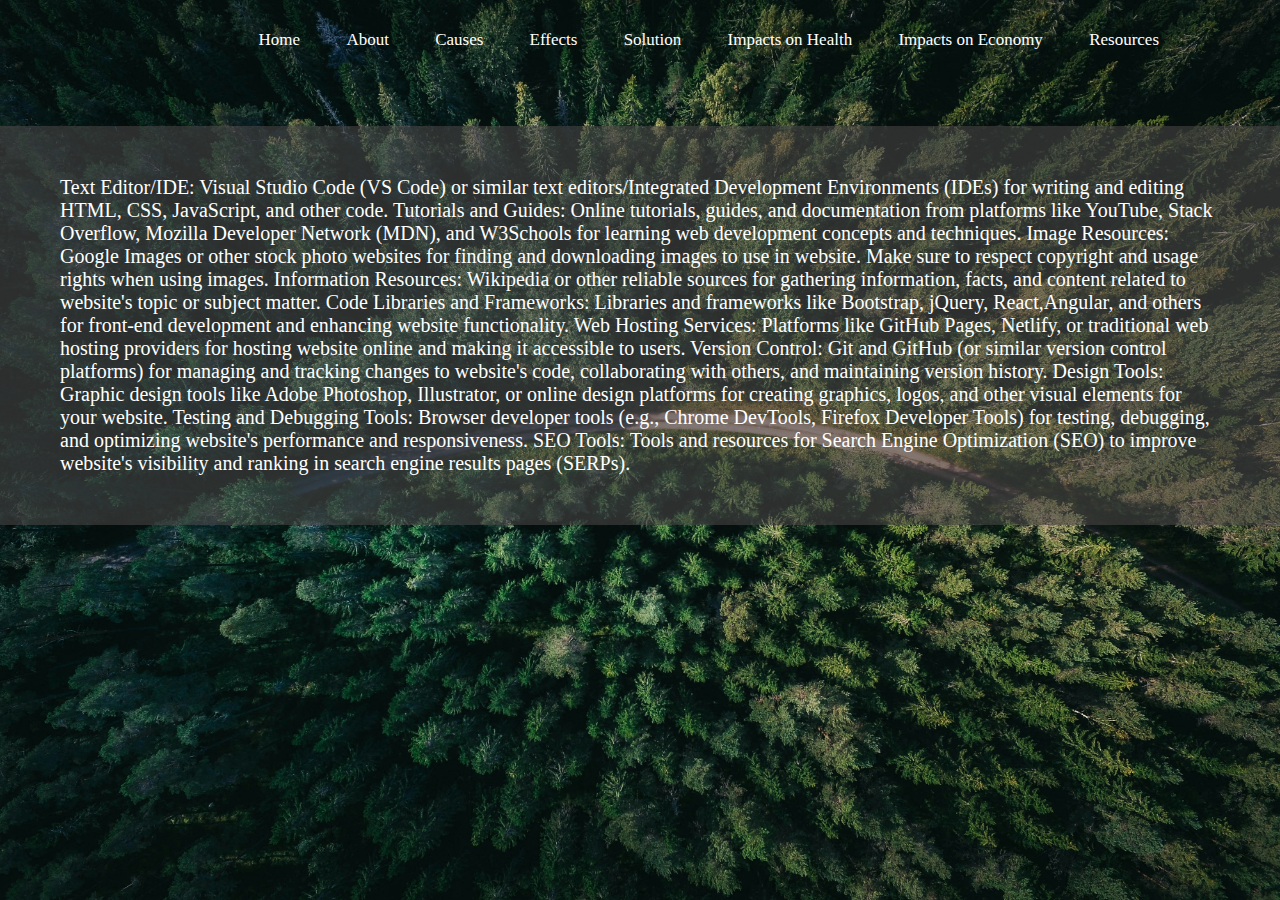
<file: resources.html>
<!DOCTYPE html>
<html lang="en">
    <head>
        <title>GLOBAL WARMING</title>
        <link rel="stylesheet" href="style.css">
        <style>
            body{
                background-image: url("bg.jpg");
                background-repeat: no-repeat;
                background-attachment: fixed;
                background-size: 100% 100%;
            }
        </style>
    </head>
    <body><header>
        <div class="main">
            <ul>
                <li><a class="active" href="index.html">Home</a></li>
                <li><a href="About.html">About</a></li>
                <li><a href="Causes.html">Causes</a></li>
                <li><a href="effects.html">Effects</a></li>
                <li><a href="Solution.html">Solution</a></li>
                <li><a href="impactonhealth.html">Impacts on Health</a></li>
                <li><a href="impactoneconomy.html">Impacts on Economy</a></li>
                <li><a href="resources.html">Resources</a></li>
            </ul>
        </div>
    </header>
    <br>
    <br>
                    <p class="content">Text Editor/IDE: Visual Studio Code (VS Code) or similar text editors/Integrated Development Environments (IDEs) for writing and editing HTML, CSS, JavaScript, and other code.
                    Tutorials and Guides: Online tutorials, guides, and documentation from platforms like YouTube, Stack Overflow, Mozilla Developer Network (MDN), and W3Schools for learning web development concepts and techniques.
                    Image Resources: Google Images or other stock photo websites for finding and downloading images to use in website. Make sure to respect copyright and usage rights when using images.
                    Information Resources: Wikipedia or other reliable sources for gathering information, facts, and content related to website's topic or subject matter.
                    Code Libraries and Frameworks: Libraries and frameworks like Bootstrap, jQuery, React,Angular, and others for front-end development and enhancing website functionality.
                    Web Hosting Services: Platforms like GitHub Pages, Netlify, or traditional web hosting providers for hosting website online and making it accessible to users.
                    Version Control: Git and GitHub (or similar version control platforms) for managing and tracking changes to website's code, collaborating with others, and maintaining version history.
                    Design Tools: Graphic design tools like Adobe Photoshop, Illustrator, or online design platforms for creating graphics, logos, and other visual elements for your website.
                    Testing and Debugging Tools: Browser developer tools (e.g., Chrome DevTools, Firefox Developer Tools) for testing, debugging, and optimizing website's performance and responsiveness.
                    SEO Tools: Tools and resources for Search Engine Optimization (SEO) to improve website's visibility and ranking in search engine results pages (SERPs).
                        
                    </p>
                   
    </body>
</html>
</file>
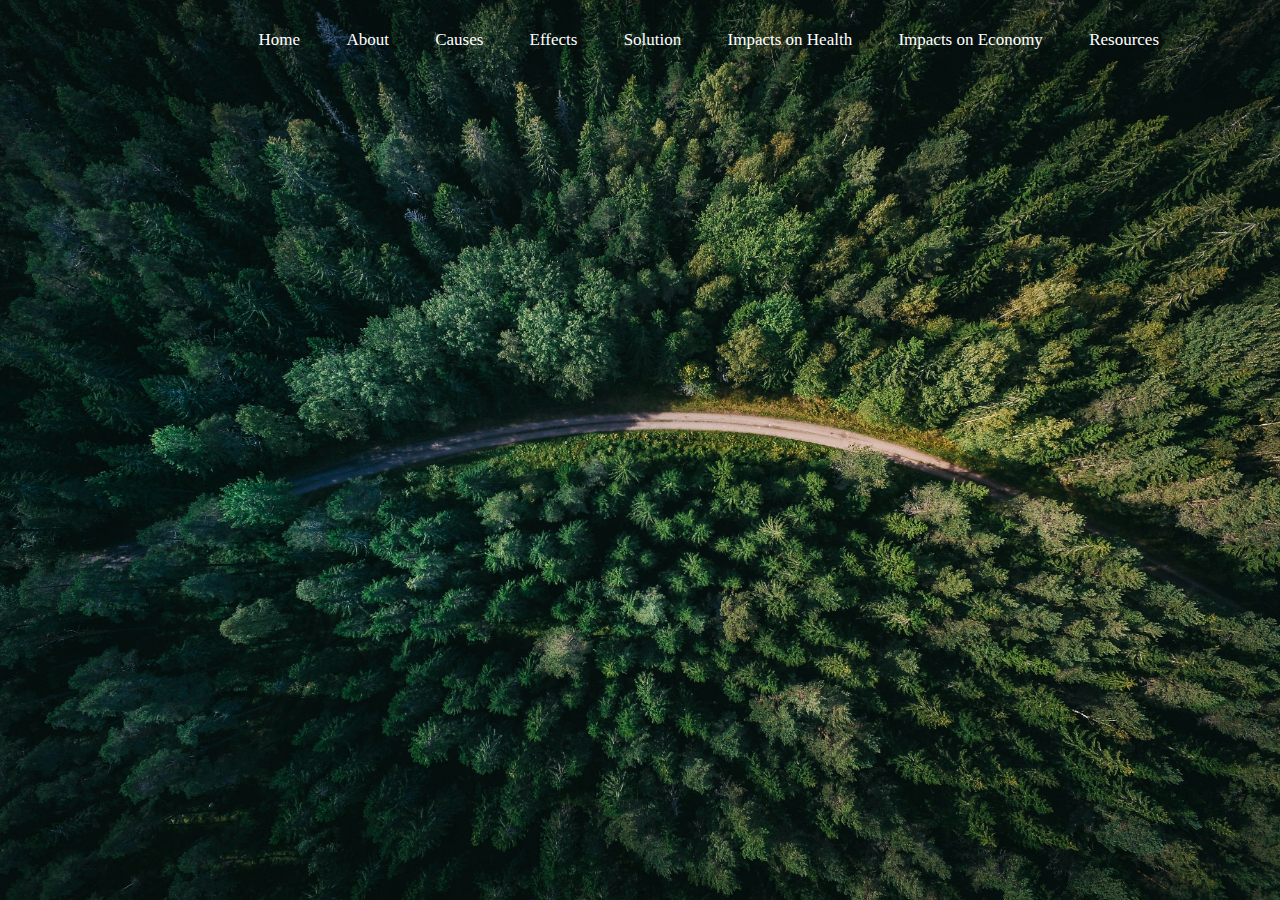
<file: Solution.html>
<!DOCTYPE html>
<html lang="en">
    <head>
        <title>GLOBAL WARMING</title>
        <link rel="stylesheet" href="style.css">
        <style>
            body{
                background-image: url("bg.jpg");
                background-repeat: no-repeat;
                background-attachment: fixed;
                background-size: 100% 100%;
            }
        </style>
    </head>
    <body>
        <header>
            <div class="main">
                <ul>
                    <li><a class="active" href="index.html">Home</a></li>
                    <li><a href="About.html">About</a></li>
                    <li><a href="Causes.html">Causes</a></li>
                    <li><a href="effects.html">Effects</a></li>
                    <li><a href="Solution.html">Solution</a></li>
                    <li><a href="impactonhealth.html">Impacts on Health</a></li>
                    <li><a href="impactoneconomy.html">Impacts on Economy</a></li>
                    <li><a href="resources.html">Resources</a></li>
                </ul>
            </div>
        </header>
        <div class="container">
            <center><iframe width="1170" height="650" src="https://www.youtube.com/embed/LxgMdjyw8uw?si=PJvKTaV4usOr1VaE" title="YouTube video player" frameborder="0" allow="accelerometer; autoplay; clipboard-write; encrypted-media; gyroscope; picture-in-picture; web-share" referrerpolicy="strict-origin-when-cross-origin" allowfullscreen></iframe></center>
        </div>
    </body>
</html>
</file>
<file: style.css>
*{
    margin: 0px;
    padding: 0px;
    font-family: Century;
}
header{
    height: 10vh;
    background-size: cover;
    background-position: center;
    min-height: 10px;
}
ul{
    float: right;
    list-style-type: none;
    margin-top: 30px;
    min-height: 40px;
    margin-right: 60px;
    font-size: 17px;
}
ul li{
    display: inline-block;

}
ul li a{
    text-decoration: none;
    color: #fff;
    padding: 5px 20px;
    border: 1px solid transparent;
    transition: 0.5 ease;
}

ul li a:hover{
    background-color: #fff;
    color: #000;

}

ul li.active a{
    background-color: #fff;
}

.logo img{
    float: right;
    width: 50px;
    height: auto;
    padding: 10px;

}

.main{
    max-width: 1200px;
    margin: auto;

}


.title{
    position: absolute;
    top: 46%;
    left: 50%;
    transform: translate(-50%,-50%);
}

.title h1{
    color: #fff;
    font-size: 70px;

}

.button{
    position: absolute;
    top: 54%;
    left: 50%;
    transform: translate(-50%,-50%);
}

.btn{
    border: 1px solid #fff;
    padding: 5px 20px;
    color: #fff;
    transition: 0.5 ease;
    font-size: 18px;
    text-decoration: none;
}

.btn:hover{
    background-color: #fff;
    color: #000;
}

.content{
    color:#fff;
    font-size: 20px;
    padding:50px 60px 50px 60px;
    background-color: #48464697;
}

h2{
    color:#fff;
}

#clr{
    background-color: #48464697;
}
.center{
    display: flex;
    justify-content: center;
    align-items: center;

}

#padding{
    padding-left: 40px;
}
</file>
